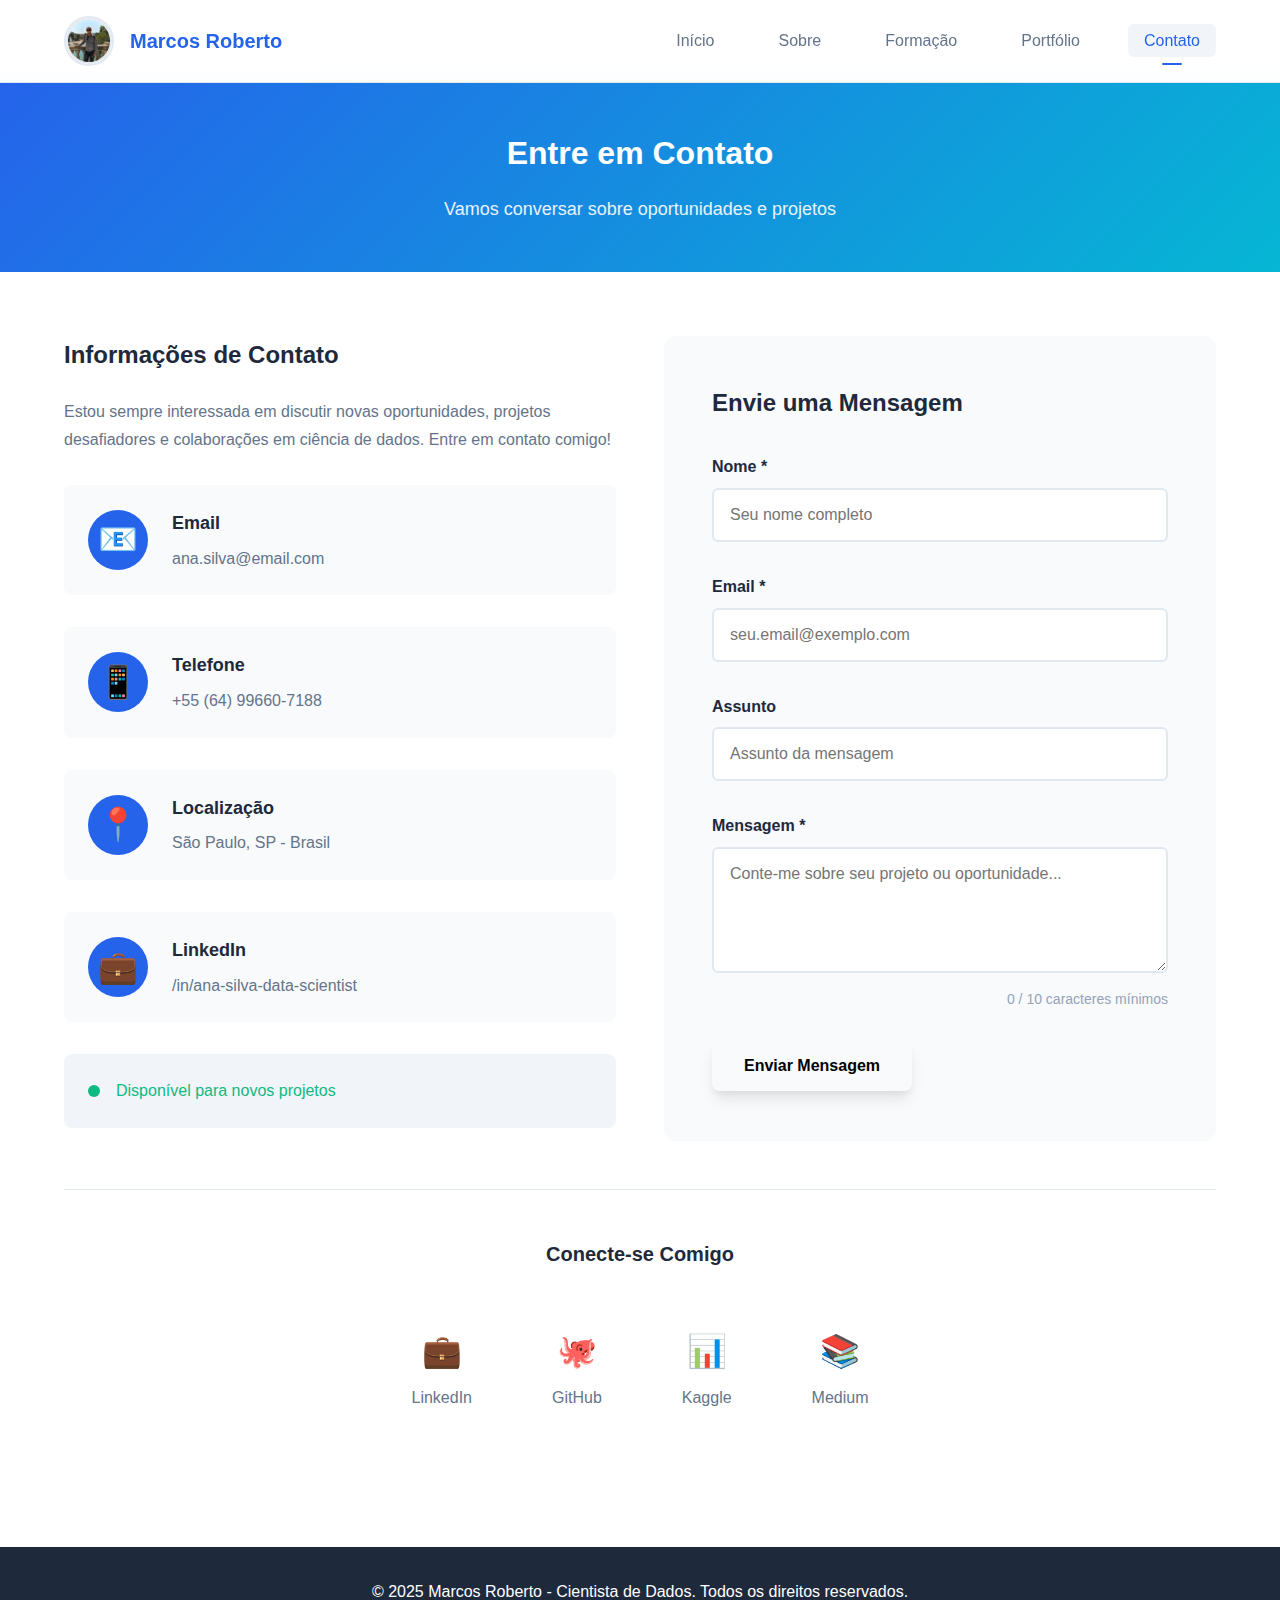
<file: contato.html>
<!DOCTYPE html>
<html lang="pt-br">
<head>
    <meta charset="UTF-8">
    <meta name="viewport" content="width=device-width, initial-scale=1.0">
    <title>Contato - Marcos Roberto</title>
    <link rel="stylesheet" href="style.css">
</head>
<body>
    <header class="header">
        <nav class="navbar">
            <div class="nav-container">
                <div class="nav-logo">
                     <div class="profile-photo-container">
                        <img src=".//eu.jpg" alt="Foto de Marcos Roberto" class="profile-photo">
                    </div>
                    <a href="index.html">Marcos Roberto</a>
                </div>
                
                <div class="nav-toggle" id="mobile-menu">
                    <span class="bar"></span>
                    <span class="bar"></span>
                    <span class="bar"></span>
                </div>
                
                <ul class="nav-menu" id="nav-menu">
                    <li class="nav-item">
                        <a href="index.html" class="nav-link">Início</a>
                    </li>
                    <li class="nav-item">
                        <a href="sobre.html" class="nav-link">Sobre</a>
                    </li>
                    <li class="nav-item">
                        <a href="formacao.html" class="nav-link">Formação</a>
                    </li>
                    <li class="nav-item">
                        <a href="portfolio.html" class="nav-link">Portfólio</a>
                    </li>
                    <li class="nav-item">
                        <a href="contato.html" class="nav-link active">Contato</a>
                    </li>
                </ul>
            </div>
        </nav>
    </header>

    <main class="main">
        <section class="page-header">
            <div class="container">
                <h1 class="page-title">Entre em Contato</h1>
                <p class="page-subtitle">Vamos conversar sobre oportunidades e projetos</p>
            </div>
        </section>

        <section class="contact-content">
            <div class="container">
                <div class="contact-grid">
                    <div class="contact-info">
                        <h2>Informações de Contato</h2>
                        <p>
                            Estou sempre interessada em discutir novas oportunidades, 
                            projetos desafiadores e colaborações em ciência de dados. 
                            Entre em contato comigo!
                        </p>

                        <div class="contact-item">
                            <div class="contact-icon">📧</div>
                            <div class="contact-details">
                                <h3>Email</h3>
                                <p>ana.silva@email.com</p>
                            </div>
                        </div>

                        <div class="contact-item">
                            <div class="contact-icon">📱</div>
                            <div class="contact-details">
                                <h3>Telefone</h3>
                                <p>+55 (64) 99660-7188</p>
                            </div>
                        </div>

                        <div class="contact-item">
                            <div class="contact-icon">📍</div>
                            <div class="contact-details">
                                <h3>Localização</h3>
                                <p>São Paulo, SP - Brasil</p>
                            </div>
                        </div>

                        <div class="contact-item">
                            <div class="contact-icon">💼</div>
                            <div class="contact-details">
                                <h3>LinkedIn</h3>
                                <p>/in/ana-silva-data-scientist</p>
                            </div>
                        </div>

                        <div class="availability-status">
                            <div class="status-indicator available"></div>
                            <span>Disponível para novos projetos</span>
                        </div>
                    </div>

                    <div class="contact-form-container">
                        <form class="contact-form" id="contact-form">
                            <h2>Envie uma Mensagem</h2>
                            
                            <div class="form-group">
                                <label for="name">Nome *</label>
                                <input 
                                    type="text" 
                                    id="name" 
                                    name="name" 
                                    required
                                    placeholder="Seu nome completo"
                                >
                                <span class="error-message" id="name-error"></span>
                            </div>

                            <div class="form-group">
                                <label for="email">Email *</label>
                                <input 
                                    type="email" 
                                    id="email" 
                                    name="email" 
                                    required
                                    placeholder="seu.email@exemplo.com"
                                >
                                <span class="error-message" id="email-error"></span>
                            </div>

                            <div class="form-group">
                                <label for="subject">Assunto</label>
                                <input 
                                    type="text" 
                                    id="subject" 
                                    name="subject"
                                    placeholder="Assunto da mensagem"
                                >
                            </div>

                            <div class="form-group">
                                <label for="message">Mensagem *</label>
                                <textarea 
                                    id="message" 
                                    name="message" 
                                    rows="5" 
                                    required
                                    placeholder="Conte-me sobre seu projeto ou oportunidade..."
                                ></textarea>
                                <span class="error-message" id="message-error"></span>
                                <div class="character-count">
                                    <span id="char-count">0</span> / 10 caracteres mínimos
                                </div>
                            </div>

                            <button type="submit" class="btn btn-primary" id="submit-btn">
                                <span class="btn-text">Enviar Mensagem</span>
                                <span class="btn-loader" style="display: none;">Enviando...</span>
                            </button>

                            <div class="form-success" id="form-success" style="display: none;">
                                <div class="success-icon">✅</div>
                                <p>Mensagem enviada com sucesso! Entrarei em contato em breve.</p>
                            </div>
                        </form>
                    </div>
                </div>

                <div class="social-links">
                    <h3>Conecte-se Comigo</h3>
                    <div class="social-grid">
                        <a href="#" class="social-link">
                            <div class="social-icon">💼</div>
                            <span>LinkedIn</span>
                        </a>
                        <a href="#" class="social-link">
                            <div class="social-icon">🐙</div>
                            <span>GitHub</span>
                        </a>
                        <a href="#" class="social-link">
                            <div class="social-icon">📊</div>
                            <span>Kaggle</span>
                        </a>
                        <a href="#" class="social-link">
                            <div class="social-icon">📚</div>
                            <span>Medium</span>
                        </a>
                    </div>
                </div>
            </div>
        </section>
    </main>

    <footer class="footer">
        <div class="container">
            <p>&copy; 2025 Marcos Roberto - Cientista de Dados. Todos os direitos reservados.</p>
        </div>
    </footer>

    <script src="script.js"></script>
</body>
</html>
</file>
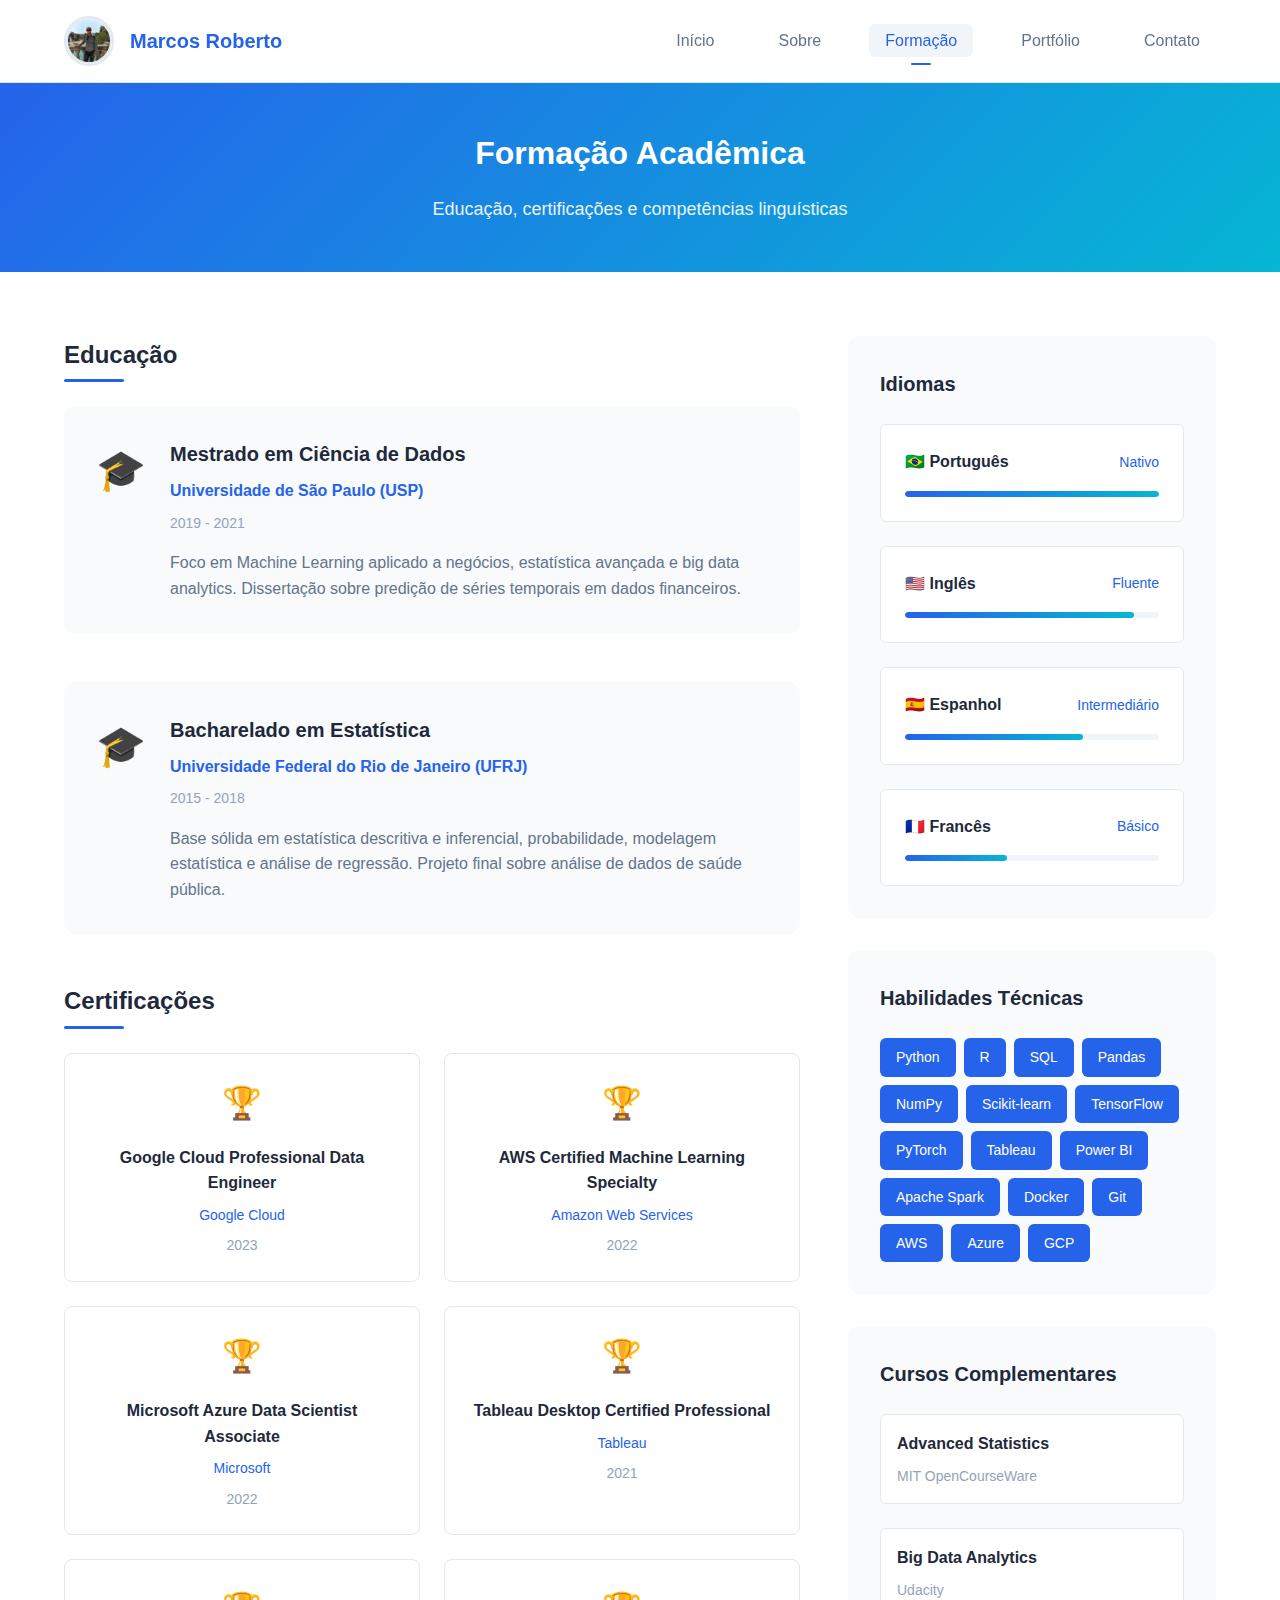
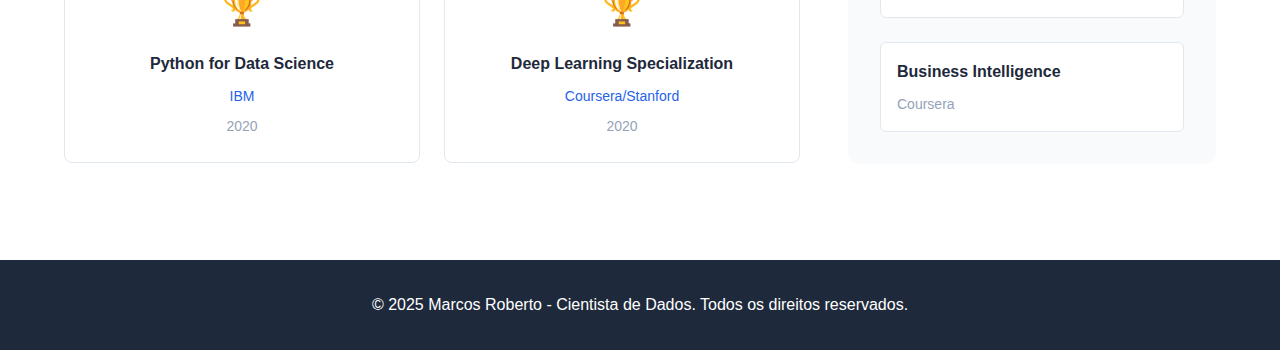
<file: formacao.html>
<!DOCTYPE html>
<html lang="pt-br">
<head>
    <meta charset="UTF-8">
    <meta name="viewport" content="width=device-width, initial-scale=1.0">
    <title>Formação - Marcos Roberto</title>
    <link rel="stylesheet" href="style.css">
</head>
<body>
    <header class="header">
        <nav class="navbar">
            <div class="nav-container">
                <div class="nav-logo">
                     <div class="profile-photo-container">
                        <img src=".//eu.jpg" alt="Foto de Marcos Roberto" class="profile-photo">
                    </div>
                    <a href="index.html">Marcos Roberto</a>
                </div>
                
                <div class="nav-toggle" id="mobile-menu">
                    <span class="bar"></span>
                    <span class="bar"></span>
                    <span class="bar"></span>
                </div>
                
                <ul class="nav-menu" id="nav-menu">
                    <li class="nav-item">
                        <a href="index.html" class="nav-link">Início</a>
                    </li>
                    <li class="nav-item">
                        <a href="sobre.html" class="nav-link">Sobre</a>
                    </li>
                    <li class="nav-item">
                        <a href="formacao.html" class="nav-link active">Formação</a>
                    </li>
                    <li class="nav-item">
                        <a href="portfolio.html" class="nav-link">Portfólio</a>
                    </li>
                    <li class="nav-item">
                        <a href="contato.html" class="nav-link">Contato</a>
                    </li>
                </ul>
            </div>
        </nav>
    </header>

    <main class="main">
        <section class="page-header">
            <div class="container">
                <h1 class="page-title">Formação Acadêmica</h1>
                <p class="page-subtitle">Educação, certificações e competências linguísticas</p>
            </div>
        </section>

        <section class="education-content">
            <div class="container">
                <div class="education-grid">
                    <div class="education-main">
                        <h2>Educação</h2>
                        
                        <div class="education-item">
                            <div class="education-icon">🎓</div>
                            <div class="education-details">
                                <h3>Mestrado em Ciência de Dados</h3>
                                <p class="institution">Universidade de São Paulo (USP)</p>
                                <p class="period">2019 - 2021</p>
                                <p class="description">
                                    Foco em Machine Learning aplicado a negócios, estatística avançada 
                                    e big data analytics. Dissertação sobre predição de séries temporais 
                                    em dados financeiros.
                                </p>
                            </div>
                        </div>

                        <div class="education-item">
                            <div class="education-icon">🎓</div>
                            <div class="education-details">
                                <h3>Bacharelado em Estatística</h3>
                                <p class="institution">Universidade Federal do Rio de Janeiro (UFRJ)</p>
                                <p class="period">2015 - 2018</p>
                                <p class="description">
                                    Base sólida em estatística descritiva e inferencial, probabilidade, 
                                    modelagem estatística e análise de regressão. Projeto final sobre 
                                    análise de dados de saúde pública.
                                </p>
                            </div>
                        </div>

                        <h2>Certificações</h2>
                        
                        <div class="certifications-grid">
                            <div class="cert-card">
                                <div class="cert-icon">🏆</div>
                                <h4>Google Cloud Professional Data Engineer</h4>
                                <p class="cert-issuer">Google Cloud</p>
                                <p class="cert-date">2023</p>
                            </div>

                            <div class="cert-card">
                                <div class="cert-icon">🏆</div>
                                <h4>AWS Certified Machine Learning Specialty</h4>
                                <p class="cert-issuer">Amazon Web Services</p>
                                <p class="cert-date">2022</p>
                            </div>

                            <div class="cert-card">
                                <div class="cert-icon">🏆</div>
                                <h4>Microsoft Azure Data Scientist Associate</h4>
                                <p class="cert-issuer">Microsoft</p>
                                <p class="cert-date">2022</p>
                            </div>

                            <div class="cert-card">
                                <div class="cert-icon">🏆</div>
                                <h4>Tableau Desktop Certified Professional</h4>
                                <p class="cert-issuer">Tableau</p>
                                <p class="cert-date">2021</p>
                            </div>

                            <div class="cert-card">
                                <div class="cert-icon">🏆</div>
                                <h4>Python for Data Science</h4>
                                <p class="cert-issuer">IBM</p>
                                <p class="cert-date">2020</p>
                            </div>

                            <div class="cert-card">
                                <div class="cert-icon">🏆</div>
                                <h4>Deep Learning Specialization</h4>
                                <p class="cert-issuer">Coursera/Stanford</p>
                                <p class="cert-date">2020</p>
                            </div>
                        </div>
                    </div>

                    <div class="education-sidebar">
                        <div class="sidebar-section">
                            <h3>Idiomas</h3>
                            <div class="language-list">
                                <div class="language-item">
                                    <div class="language-header">
                                        <span class="language-name">🇧🇷 Português</span>
                                        <span class="language-level">Nativo</span>
                                    </div>
                                    <div class="language-bar">
                                        <div class="language-progress" style="width: 100%"></div>
                                    </div>
                                </div>

                                <div class="language-item">
                                    <div class="language-header">
                                        <span class="language-name">🇺🇸 Inglês</span>
                                        <span class="language-level">Fluente</span>
                                    </div>
                                    <div class="language-bar">
                                        <div class="language-progress" style="width: 90%"></div>
                                    </div>
                                </div>

                                <div class="language-item">
                                    <div class="language-header">
                                        <span class="language-name">🇪🇸 Espanhol</span>
                                        <span class="language-level">Intermediário</span>
                                    </div>
                                    <div class="language-bar">
                                        <div class="language-progress" style="width: 70%"></div>
                                    </div>
                                </div>

                                <div class="language-item">
                                    <div class="language-header">
                                        <span class="language-name">🇫🇷 Francês</span>
                                        <span class="language-level">Básico</span>
                                    </div>
                                    <div class="language-bar">
                                        <div class="language-progress" style="width: 40%"></div>
                                    </div>
                                </div>
                            </div>
                        </div>

                        <div class="sidebar-section">
                            <h3>Habilidades Técnicas</h3>
                            <div class="tech-skills">
                                <div class="skill-tag">Python</div>
                                <div class="skill-tag">R</div>
                                <div class="skill-tag">SQL</div>
                                <div class="skill-tag">Pandas</div>
                                <div class="skill-tag">NumPy</div>
                                <div class="skill-tag">Scikit-learn</div>
                                <div class="skill-tag">TensorFlow</div>
                                <div class="skill-tag">PyTorch</div>
                                <div class="skill-tag">Tableau</div>
                                <div class="skill-tag">Power BI</div>
                                <div class="skill-tag">Apache Spark</div>
                                <div class="skill-tag">Docker</div>
                                <div class="skill-tag">Git</div>
                                <div class="skill-tag">AWS</div>
                                <div class="skill-tag">Azure</div>
                                <div class="skill-tag">GCP</div>
                            </div>
                        </div>

                        <div class="sidebar-section">
                            <h3>Cursos Complementares</h3>
                            <div class="courses-list">
                                <div class="course-item">
                                    <p><strong>Advanced Statistics</strong></p>
                                    <p class="course-provider">MIT OpenCourseWare</p>
                                </div>
                                <div class="course-item">
                                    <p><strong>Big Data Analytics</strong></p>
                                    <p class="course-provider">Udacity</p>
                                </div>
                                <div class="course-item">
                                    <p><strong>Business Intelligence</strong></p>
                                    <p class="course-provider">Coursera</p>
                                </div>
                            </div>
                        </div>
                    </div>
                </div>
            </div>
        </section>
    </main>

    <footer class="footer">
        <div class="container">
            <p>&copy; 2025 Marcos Roberto - Cientista de Dados. Todos os direitos reservados.</p>
        </div>
    </footer>

    <script src="script.js"></script>
</body>
</html>
</file>
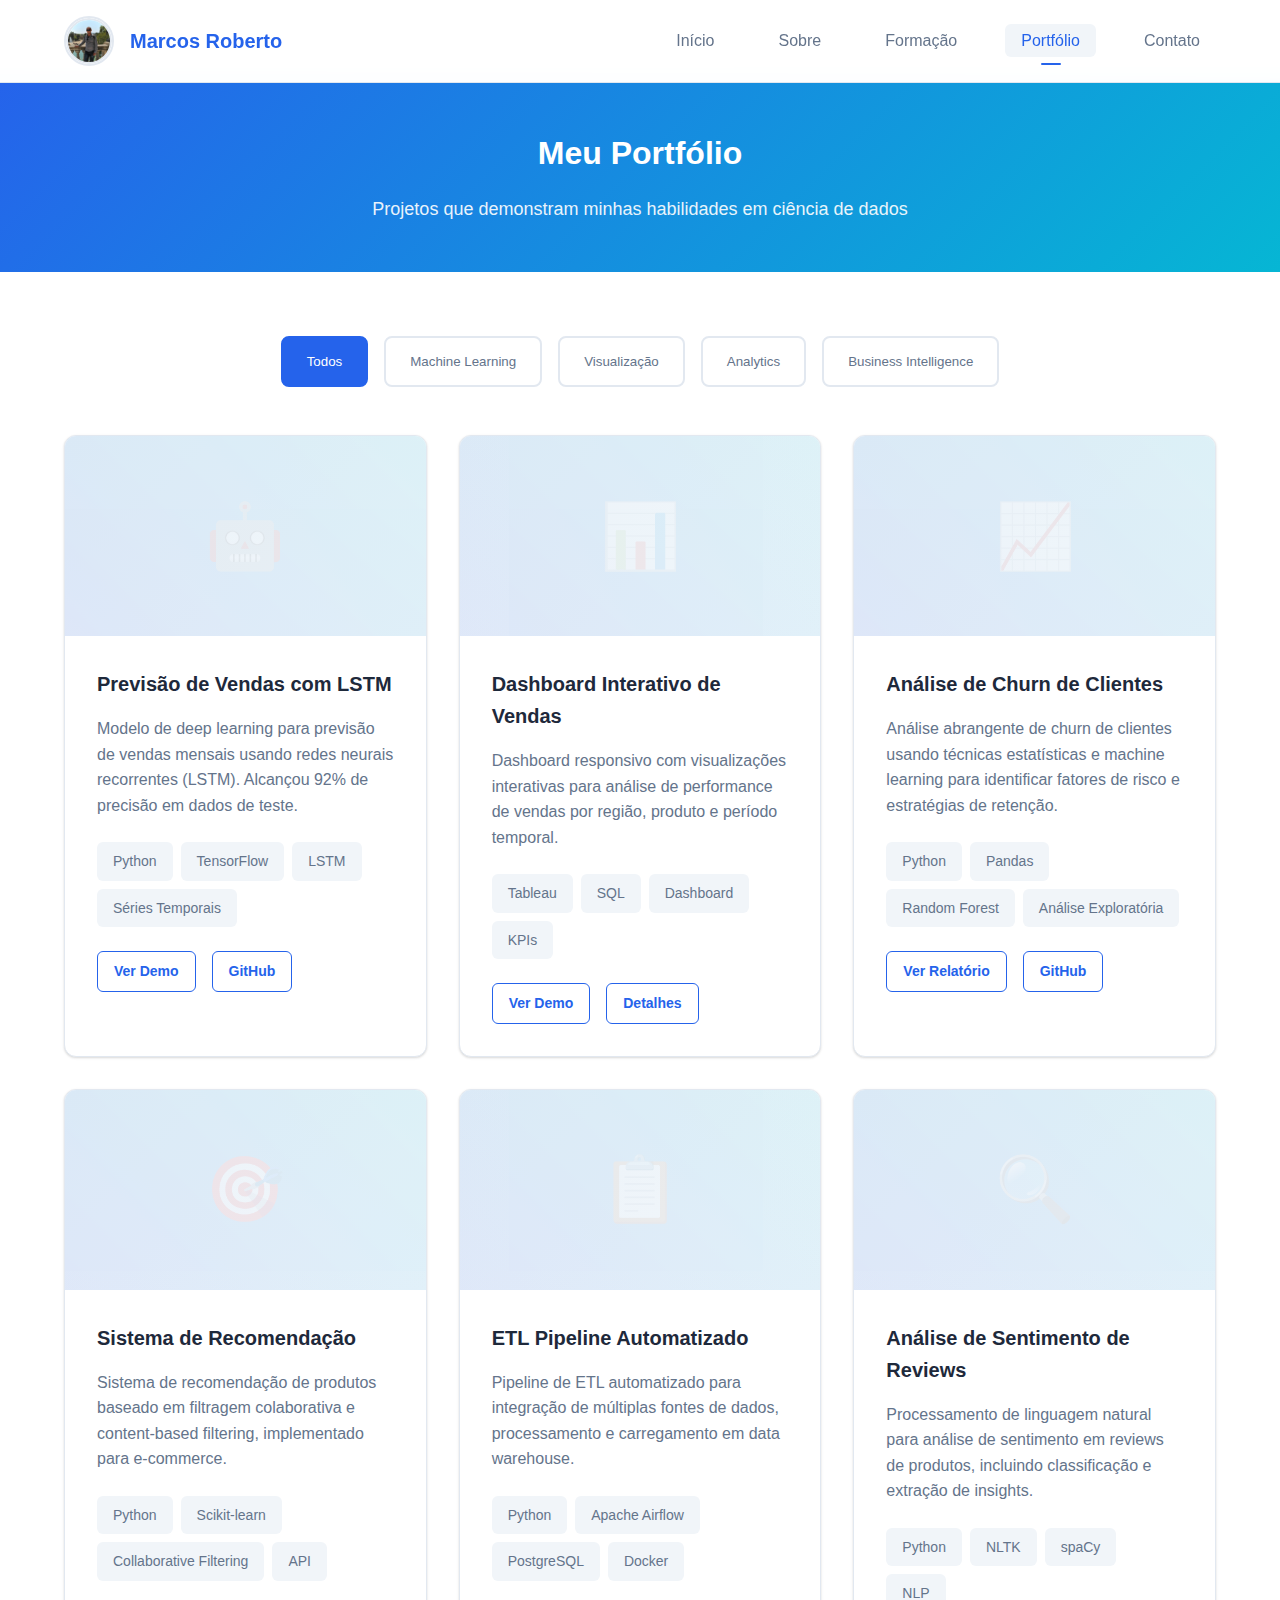
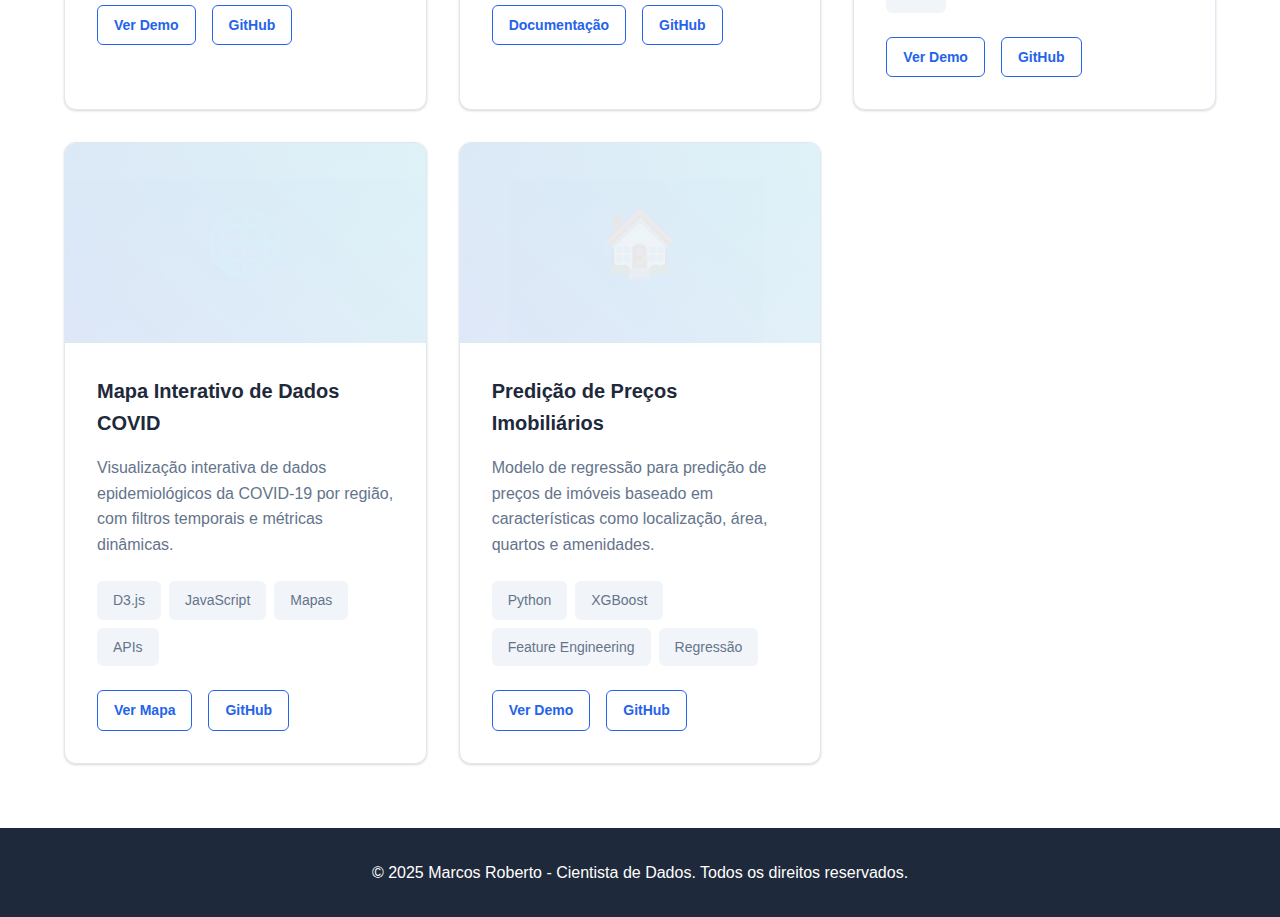
<file: portfolio.html>
<!DOCTYPE html>
<html lang="pt-br">
<head>
    <meta charset="UTF-8">
    <meta name="viewport" content="width=device-width, initial-scale=1.0">
    <title>Portfólio - Marcos Roberto</title>
    <link rel="stylesheet" href="style.css">
</head>
<body>
    <header class="header">
        <nav class="navbar">
                
            <div class="nav-container">
                <div class="nav-logo">
                    <div class="profile-photo-container">
                        <img src=".//eu.jpg" alt="Foto de Marcos Roberto" class="profile-photo">
                    </div>
                    <a href="index.html" class="profile-name">Marcos Roberto</a>
                </div>
                
                <div class="nav-toggle" id="mobile-menu">
                    <span class="bar"></span>
                    <span class="bar"></span>
                    <span class="bar"></span>
                </div>
                
                <ul class="nav-menu" id="nav-menu">
                    <li class="nav-item">
                        <a href="index.html" class="nav-link">Início</a>
                    </li>
                    <li class="nav-item">
                        <a href="sobre.html" class="nav-link">Sobre</a>
                    </li>
                    <li class="nav-item">
                        <a href="formacao.html" class="nav-link">Formação</a>
                    </li>
                    <li class="nav-item">
                        <a href="portfolio.html" class="nav-link active">Portfólio</a>
                    </li>
                    <li class="nav-item">
                        <a href="contato.html" class="nav-link">Contato</a>
                    </li>
                </ul>
            </div>
        </nav>
    </header>

    <main class="main">
        <section class="page-header">
            <div class="container">
                <h1 class="page-title">Meu Portfólio</h1>
                <p class="page-subtitle">Projetos que demonstram minhas habilidades em ciência de dados</p>
            </div>
        </section>

        <section class="portfolio-content">
            <div class="container">
                <!-- Filtros de projetos -->
                <div class="portfolio-filters">
                    <button class="filter-btn active" data-filter="all">Todos</button>
                    <button class="filter-btn" data-filter="ml">Machine Learning</button>
                    <button class="filter-btn" data-filter="viz">Visualização</button>
                    <button class="filter-btn" data-filter="analytics">Analytics</button>
                    <button class="filter-btn" data-filter="bi">Business Intelligence</button>
                </div>

                <!-- Grid de projetos -->
                <div class="portfolio-grid">
                    <div class="project-card" data-category="ml">
                        <div class="project-image">
                            <div class="project-placeholder">
                                <div class="project-icon">🤖</div>
                            </div>
                        </div>
                        <div class="project-content">
                            <h3 class="project-title">Previsão de Vendas com LSTM</h3>
                            <p class="project-description">
                                Modelo de deep learning para previsão de vendas mensais usando redes neurais 
                                recorrentes (LSTM). Alcançou 92% de precisão em dados de teste.
                            </p>
                            <div class="project-tags">
                                <span class="tag">Python</span>
                                <span class="tag">TensorFlow</span>
                                <span class="tag">LSTM</span>
                                <span class="tag">Séries Temporais</span>
                            </div>
                            <div class="project-links">
                                <a href="#" class="project-link">Ver Demo</a>
                                <a href="#" class="project-link">GitHub</a>
                            </div>
                        </div>
                    </div>

                    <div class="project-card" data-category="viz">
                        <div class="project-image">
                            <div class="project-placeholder">
                                <div class="project-icon">📊</div>
                            </div>
                        </div>
                        <div class="project-content">
                            <h3 class="project-title">Dashboard Interativo de Vendas</h3>
                            <p class="project-description">
                                Dashboard responsivo com visualizações interativas para análise de performance 
                                de vendas por região, produto e período temporal.
                            </p>
                            <div class="project-tags">
                                <span class="tag">Tableau</span>
                                <span class="tag">SQL</span>
                                <span class="tag">Dashboard</span>
                                <span class="tag">KPIs</span>
                            </div>
                            <div class="project-links">
                                <a href="#" class="project-link">Ver Demo</a>
                                <a href="#" class="project-link">Detalhes</a>
                            </div>
                        </div>
                    </div>

                    <div class="project-card" data-category="analytics">
                        <div class="project-image">
                            <div class="project-placeholder">
                                <div class="project-icon">📈</div>
                            </div>
                        </div>
                        <div class="project-content">
                            <h3 class="project-title">Análise de Churn de Clientes</h3>
                            <p class="project-description">
                                Análise abrangente de churn de clientes usando técnicas estatísticas e 
                                machine learning para identificar fatores de risco e estratégias de retenção.
                            </p>
                            <div class="project-tags">
                                <span class="tag">Python</span>
                                <span class="tag">Pandas</span>
                                <span class="tag">Random Forest</span>
                                <span class="tag">Análise Exploratória</span>
                            </div>
                            <div class="project-links">
                                <a href="#" class="project-link">Ver Relatório</a>
                                <a href="#" class="project-link">GitHub</a>
                            </div>
                        </div>
                    </div>

                    <div class="project-card" data-category="ml">
                        <div class="project-image">
                            <div class="project-placeholder">
                                <div class="project-icon">🎯</div>
                            </div>
                        </div>
                        <div class="project-content">
                            <h3 class="project-title">Sistema de Recomendação</h3>
                            <p class="project-description">
                                Sistema de recomendação de produtos baseado em filtragem colaborativa 
                                e content-based filtering, implementado para e-commerce.
                            </p>
                            <div class="project-tags">
                                <span class="tag">Python</span>
                                <span class="tag">Scikit-learn</span>
                                <span class="tag">Collaborative Filtering</span>
                                <span class="tag">API</span>
                            </div>
                            <div class="project-links">
                                <a href="#" class="project-link">Ver Demo</a>
                                <a href="#" class="project-link">GitHub</a>
                            </div>
                        </div>
                    </div>

                    <div class="project-card" data-category="bi">
                        <div class="project-image">
                            <div class="project-placeholder">
                                <div class="project-icon">📋</div>
                            </div>
                        </div>
                        <div class="project-content">
                            <h3 class="project-title">ETL Pipeline Automatizado</h3>
                            <p class="project-description">
                                Pipeline de ETL automatizado para integração de múltiplas fontes de dados, 
                                processamento e carregamento em data warehouse.
                            </p>
                            <div class="project-tags">
                                <span class="tag">Python</span>
                                <span class="tag">Apache Airflow</span>
                                <span class="tag">PostgreSQL</span>
                                <span class="tag">Docker</span>
                            </div>
                            <div class="project-links">
                                <a href="#" class="project-link">Documentação</a>
                                <a href="#" class="project-link">GitHub</a>
                            </div>
                        </div>
                    </div>

                    <div class="project-card" data-category="analytics">
                        <div class="project-image">
                            <div class="project-placeholder">
                                <div class="project-icon">🔍</div>
                            </div>
                        </div>
                        <div class="project-content">
                            <h3 class="project-title">Análise de Sentimento de Reviews</h3>
                            <p class="project-description">
                                Processamento de linguagem natural para análise de sentimento em reviews 
                                de produtos, incluindo classificação e extração de insights.
                            </p>
                            <div class="project-tags">
                                <span class="tag">Python</span>
                                <span class="tag">NLTK</span>
                                <span class="tag">spaCy</span>
                                <span class="tag">NLP</span>
                            </div>
                            <div class="project-links">
                                <a href="#" class="project-link">Ver Demo</a>
                                <a href="#" class="project-link">GitHub</a>
                            </div>
                        </div>
                    </div>

                    <div class="project-card" data-category="viz">
                        <div class="project-image">
                            <div class="project-placeholder">
                                <div class="project-icon">🌐</div>
                            </div>
                        </div>
                        <div class="project-content">
                            <h3 class="project-title">Mapa Interativo de Dados COVID</h3>
                            <p class="project-description">
                                Visualização interativa de dados epidemiológicos da COVID-19 por região, 
                                com filtros temporais e métricas dinâmicas.
                            </p>
                            <div class="project-tags">
                                <span class="tag">D3.js</span>
                                <span class="tag">JavaScript</span>
                                <span class="tag">Mapas</span>
                                <span class="tag">APIs</span>
                            </div>
                            <div class="project-links">
                                <a href="#" class="project-link">Ver Mapa</a>
                                <a href="#" class="project-link">GitHub</a>
                            </div>
                        </div>
                    </div>

                    <div class="project-card" data-category="ml">
                        <div class="project-image">
                            <div class="project-placeholder">
                                <div class="project-icon">🏠</div>
                            </div>
                        </div>
                        <div class="project-content">
                            <h3 class="project-title">Predição de Preços Imobiliários</h3>
                            <p class="project-description">
                                Modelo de regressão para predição de preços de imóveis baseado em 
                                características como localização, área, quartos e amenidades.
                            </p>
                            <div class="project-tags">
                                <span class="tag">Python</span>
                                <span class="tag">XGBoost</span>
                                <span class="tag">Feature Engineering</span>
                                <span class="tag">Regressão</span>
                            </div>
                            <div class="project-links">
                                <a href="#" class="project-link">Ver Demo</a>
                                <a href="#" class="project-link">GitHub</a>
                            </div>
                        </div>
                    </div>
                </div>
            </div>
        </section>
    </main>

    <footer class="footer">
        <div class="container">
            <p>&copy; 2025 Marcos Roberto - Cientista de Dados. Todos os direitos reservados.</p>
        </div>
    </footer>

    <script src="script.js"></script>
</body>
</html>
</file>
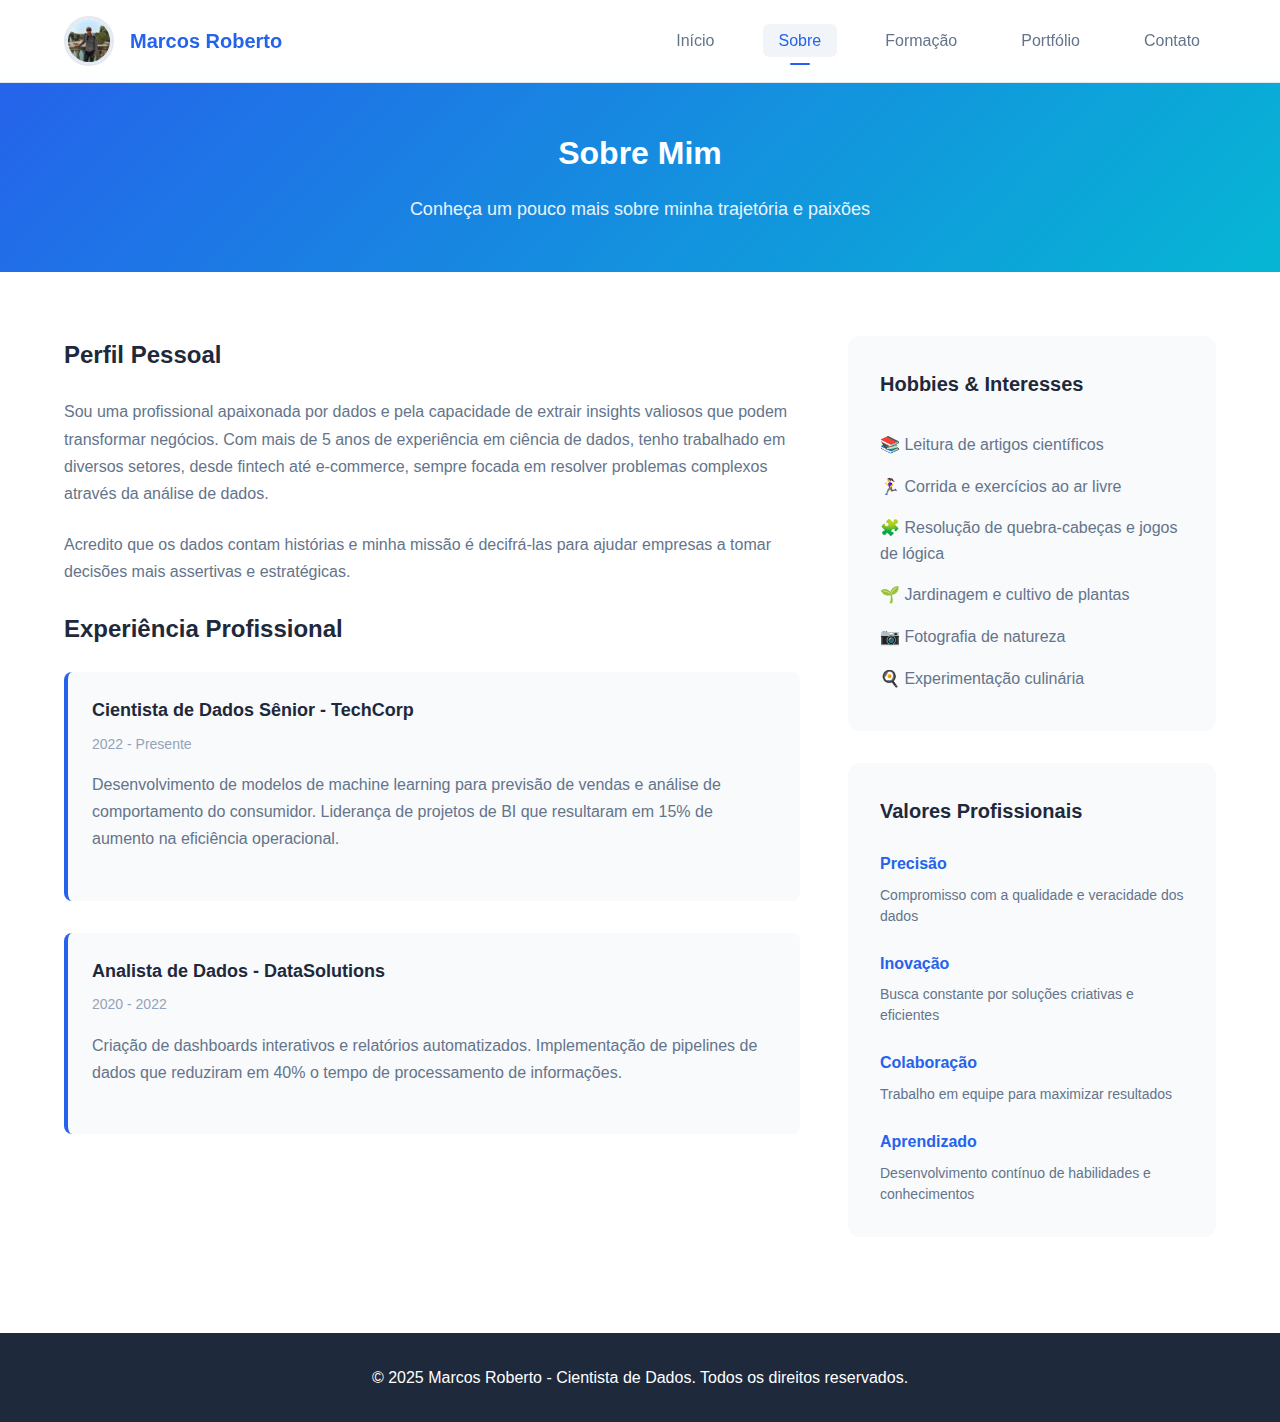
<file: sobre.html>
<!DOCTYPE html>
<html lang="pt-br">
<head>
    <meta charset="UTF-8">
    <meta name="viewport" content="width=device-width, initial-scale=1.0">
    <title>Sobre - Marcos Roberto</title>
    <link rel="stylesheet" href="style.css">
</head>
<body>
    <!-- Header com navegação -->
    <header class="header">
        <nav class="navbar">
            <div class="nav-container">
                <div class="nav-logo">
                     <div class="profile-photo-container">
                        <img src=".//eu.jpg" alt="Foto de Marcos Roberto" class="profile-photo">
                    </div>
                    
                    <a href="index.html">Marcos Roberto</a>
                </div>
                
                <div class="nav-toggle" id="mobile-menu">
                    <span class="bar"></span>
                    <span class="bar"></span>
                    <span class="bar"></span>
                </div>
                
                <ul class="nav-menu" id="nav-menu">
                    <li class="nav-item">
                        <a href="index.html" class="nav-link">Início</a>
                    </li>
                    <li class="nav-item">
                        <a href="sobre.html" class="nav-link active">Sobre</a>
                    </li>
                    <li class="nav-item">
                        <a href="formacao.html" class="nav-link">Formação</a>
                    </li>
                    <li class="nav-item">
                        <a href="portfolio.html" class="nav-link">Portfólio</a>
                    </li>
                    <li class="nav-item">
                        <a href="contato.html" class="nav-link">Contato</a>
                    </li>
                </ul>
            </div>
        </nav>
    </header>

    <main class="main">
        <section class="page-header">
            <div class="container">
                <h1 class="page-title">Sobre Mim</h1>
                <p class="page-subtitle">Conheça um pouco mais sobre minha trajetória e paixões</p>
            </div>
        </section>

        <section class="about-content">
            <div class="container">
                <div class="about-grid">
                    <div class="about-text">
                        <h2>Perfil Pessoal</h2>
                        <p>
                            Sou uma profissional apaixonada por dados e pela capacidade de extrair insights 
                            valiosos que podem transformar negócios. Com mais de 5 anos de experiência em 
                            ciência de dados, tenho trabalhado em diversos setores, desde fintech até 
                            e-commerce, sempre focada em resolver problemas complexos através da análise de dados.
                        </p>
                        <p>
                            Acredito que os dados contam histórias e minha missão é decifrá-las para 
                            ajudar empresas a tomar decisões mais assertivas e estratégicas.
                        </p>

                        <h2>Experiência Profissional</h2>
                        <div class="experience-item">
                            <h3>Cientista de Dados Sênior - TechCorp</h3>
                            <span class="period">2022 - Presente</span>
                            <p>
                                Desenvolvimento de modelos de machine learning para previsão de vendas 
                                e análise de comportamento do consumidor. Liderança de projetos de BI 
                                que resultaram em 15% de aumento na eficiência operacional.
                            </p>
                        </div>

                        <div class="experience-item">
                            <h3>Analista de Dados - DataSolutions</h3>
                            <span class="period">2020 - 2022</span>
                            <p>
                                Criação de dashboards interativos e relatórios automatizados. 
                                Implementação de pipelines de dados que reduziram em 40% o tempo 
                                de processamento de informações.
                            </p>
                        </div>
                    </div>

                    <div class="about-sidebar">
                        <div class="sidebar-section">
                            <h3>Hobbies & Interesses</h3>
                            <ul class="hobby-list">
                                <li>📚 Leitura de artigos científicos</li>
                                <li>🏃‍♀️ Corrida e exercícios ao ar livre</li>
                                <li>🧩 Resolução de quebra-cabeças e jogos de lógica</li>
                                <li>🌱 Jardinagem e cultivo de plantas</li>
                                <li>📷 Fotografia de natureza</li>
                                <li>🍳 Experimentação culinária</li>
                            </ul>
                        </div>

                        <div class="sidebar-section">
                            <h3>Valores Profissionais</h3>
                            <div class="values-list">
                                <div class="value-item">
                                    <strong>Precisão</strong>
                                    <p>Compromisso com a qualidade e veracidade dos dados</p>
                                </div>
                                <div class="value-item">
                                    <strong>Inovação</strong>
                                    <p>Busca constante por soluções criativas e eficientes</p>
                                </div>
                                <div class="value-item">
                                    <strong>Colaboração</strong>
                                    <p>Trabalho em equipe para maximizar resultados</p>
                                </div>
                                <div class="value-item">
                                    <strong>Aprendizado</strong>
                                    <p>Desenvolvimento contínuo de habilidades e conhecimentos</p>
                                </div>
                            </div>
                        </div>
                    </div>
                </div>
            </div>
        </section>
    </main>

    <footer class="footer">
        <div class="container">
            <p>&copy; 2025 Marcos Roberto - Cientista de Dados. Todos os direitos reservados.</p>
        </div>
    </footer>

    <script src="script.js"></script>
</body>
</html>
</file>
<file: style.css>
/* Reset e configurações base */
* {
    margin: 0;
    padding: 0;
    box-sizing: border-box;
}

:root {
    /* Paleta de cores moderna */
    --primary-color: #2563eb;
    --primary-hover: #1d4ed8;
    --secondary-color: #64748b;
    --accent-color: #06b6d4;
    --success-color: #10b981;
    --warning-color: #f59e0b;
    --error-color: #ef4444;
    
    /* Cores neutras */
    --text-primary: #1e293b;
    --text-secondary: #64748b;
    --text-light: #94a3b8;
    --bg-primary: #ffffff;
    --bg-secondary: #f8fafc;
    --bg-accent: #f1f5f9;
    --border-color: #e2e8f0;
    
    /* Espaçamentos */
    --space-xs: 0.5rem;
    --space-sm: 1rem;
    --space-md: 1.5rem;
    --space-lg: 2rem;
    --space-xl: 3rem;
    --space-xxl: 4rem;
    
    /* Tipografia */
    --font-family: 'Segoe UI', Tahoma, Geneva, Verdana, sans-serif;
    --font-size-sm: 0.875rem;
    --font-size-base: 1rem;
    --font-size-lg: 1.125rem;
    --font-size-xl: 1.25rem;
    --font-size-2xl: 1.5rem;
    --font-size-3xl: 2rem;
    --font-size-4xl: 2.5rem;
    
    /* Sombras */
    --shadow-sm: 0 1px 3px 0 rgba(0, 0, 0, 0.1), 0 1px 2px 0 rgba(0, 0, 0, 0.06);
    --shadow-md: 0 4px 6px -1px rgba(0, 0, 0, 0.1), 0 2px 4px -1px rgba(0, 0, 0, 0.06);
    --shadow-lg: 0 10px 15px -3px rgba(0, 0, 0, 0.1), 0 4px 6px -2px rgba(0, 0, 0, 0.05);
    --shadow-xl: 0 20px 25px -5px rgba(0, 0, 0, 0.1), 0 10px 10px -5px rgba(0, 0, 0, 0.04);
    
    /* Bordas */
    --border-radius: 0.375rem;
    --border-radius-lg: 0.5rem;
    --border-radius-xl: 0.75rem;
}

/* Estilos base */
html {
    scroll-behavior: smooth;
}

body {
    font-family: var(--font-family);
    line-height: 1.6;
    color: var(--text-primary);
    background-color: var(--bg-primary);
    font-size: var(--font-size-base);
}

/* Utilitários */
.container {
    max-width: 1200px;
    margin: 0 auto;
    padding: 0 var(--space-md);
}

.highlight {
    background: linear-gradient(120deg, var(--accent-color) 0%, var(--primary-color) 100%);
    -webkit-background-clip: text;
    -webkit-text-fill-color: transparent;
    background-clip: text;
}

/* Header e Navegação */
.header {
    position: fixed;
    top: 0;
    width: 100%;
    background-color: rgba(255, 255, 255, 0.95);
    backdrop-filter: blur(10px);
    z-index: 1000;
    border-bottom: 1px solid var(--border-color);
}

.navbar {
    padding: var(--space-sm) 0;
}

.nav-container {
    display: flex;
    justify-content: space-between;
    align-items: center;
    max-width: 1200px;
    margin: 0 auto;
    padding: 0 var(--space-md);
}

.nav-logo {
    display: flex;
    align-items: center;
    gap: var(--space-sm);
}

.profile-photo {
    width: 80px; /* Ajustar para 80px */
    height: 80px; /* Ajustar para 80px */
    border-radius: 50%; /* Manter a borda circular */
    border: 2px solid var(--border-color); /* Adicionar borda se necessário */
}

.profile-photo-container {
    width: 50px;
    height: 50px;
    border-radius: 50%;
    overflow: hidden;
    border: 2px solid var(--border-color);
    flex-shrink: 0;
}

.profile-photo {
    width: 100%;
    height: 100%;
    object-fit: cover;
}

.nav-logo a {
    font-size: var(--font-size-xl);
    font-weight: 700;
    color: var(--primary-color);
    text-decoration: none;
    transition: color 0.3s ease;
}

.nav-logo a:hover {
    color: var(--primary-hover);
}

.nav-menu {
    display: flex;
    list-style: none;
    gap: var(--space-lg);
}

.nav-link {
    color: var(--text-secondary);
    text-decoration: none;
    font-weight: 500;
    padding: var(--space-xs) var(--space-sm);
    border-radius: var(--border-radius);
    transition: all 0.3s ease;
    position: relative;
}

.nav-link:hover {
    color: var(--primary-color);
    background-color: var(--bg-accent);
}

.nav-link.active {
    color: var(--primary-color);
    background-color: var(--bg-accent);
}

.nav-link.active::after {
    content: '';
    position: absolute;
    bottom: -8px;
    left: 50%;
    transform: translateX(-50%);
    width: 20px;
    height: 2px;
    background-color: var(--primary-color);
    border-radius: 1px;
}

/* Menu hambúrguer */
.nav-toggle {
    display: none;
    flex-direction: column;
    cursor: pointer;
    padding: var(--space-xs);
}

.bar {
    width: 25px;
    height: 3px;
    background-color: var(--text-primary);
    margin: 3px 0;
    transition: 0.3s;
}

/* Main content */
.main {
    margin-top: 80px;
    min-height: calc(100vh - 160px);
}

/* Hero Section */
.hero {
    padding: var(--space-xxl) 0;
    background: linear-gradient(135deg, var(--bg-secondary) 0%, var(--bg-primary) 100%);
}

.hero-content {
    display: grid;
    grid-template-columns: 1fr 1fr;
    gap: var(--space-xl);
    align-items: center;
    max-width: 1200px;
    margin: 0 auto;
    padding: 0 var(--space-md);
}

.hero-title {
    font-size: var(--font-size-4xl);
    font-weight: 700;
    margin-bottom: var(--space-sm);
    line-height: 1.2;
}

.hero-subtitle {
    font-size: var(--font-size-2xl);
    color: var(--text-secondary);
    margin-bottom: var(--space-md);
    font-weight: 600;
}

.hero-description {
    font-size: var(--font-size-lg);
    color: var(--text-secondary);
    margin-bottom: var(--space-lg);
    line-height: 1.7;
}

.hero-buttons {
    display: flex;
    gap: var(--space-md);
    flex-wrap: wrap;
    
}

.hero-image {
    display: flex;
    justify-content: center;
    align-items: center;
}

.image-placeholder {
    width: 300px;
    height: 300px;
    background: linear-gradient(45deg, var(--primary-color), var(--accent-color));
    border-radius: 50%;
    display: flex;
    align-items: center;
    justify-content: center;
    position: relative;
    overflow: hidden;
}

.data-visualization {
    display: flex;
    align-items: end;
    gap: 8px;
    height: 100px;
}

.chart-bar {
    width: 20px;
    background: rgba(255, 255, 255, 0.8);
    border-radius: 4px 4px 0 0;
    animation: chartGrow 2s ease-in-out infinite alternate;
}

@keyframes chartGrow {
    0% { height: 20%; }
    100% { height: var(--height, 50%); }
}

/* Botões */
.btn {
    display: inline-flex;
    align-items: center;
    justify-content: center;
    padding: var(--space-sm) var(--space-lg);
    border: none;
    border-radius: var(--border-radius-lg);
    font-size: var(--font-size-base);
    font-weight: 600;
    text-decoration: none;
    cursor: pointer;
    transition: all 0.3s ease;
    position: relative;
    overflow: hidden;

}

.btn-primary {
   background-color: transparent;
    transform:translateY(-2px);
        box-shadow: var(--shadow-lg);
        
}

.btn-primary:hover {
   background-color: var(--primary-color);
    color: white;
}
.btn-secondary:hover {
  background-color: var(--primary-color);
    color: white;
}

.btn-secondary {
    background-color: transparent;
    transform:translateY(-2px);
        box-shadow: var(--shadow-lg);
      
}
.btn-primary {
    background-color: transparent;
    transform:translateY(-2px);
        box-shadow: var(--shadow-lg);
}



/* Seções gerais */
.skills-preview {
    padding: var(--space-xxl) 0;
    background-color: var(--bg-secondary);
}

.section-title {
    font-size: var(--font-size-3xl);
    font-weight: 700;
    text-align: center;
    margin-bottom: var(--space-xl);
    color: var(--text-primary);
}

.skills-grid {
    display: grid;
    grid-template-columns: repeat(auto-fit, minmax(250px, 1fr));
    gap: var(--space-lg);
    max-width: 1000px;
    margin: 0 auto;
}

.skill-card {
    background-color: var(--bg-primary);
    padding: var(--space-lg);
    border-radius: var(--border-radius-xl);
    text-align: center;
    box-shadow: var(--shadow-sm);
    transition: all 0.3s ease;
    border: 1px solid var(--border-color);
}

.skill-card:hover {
    transform: translateY(-4px);
    box-shadow: var(--shadow-lg);
    border-color: var(--primary-color);
}

.skill-icon {
    font-size: 3rem;
    margin-bottom: var(--space-md);
}

.skill-card h3 {
    font-size: var(--font-size-xl);
    font-weight: 600;
    margin-bottom: var(--space-sm);
    color: var(--text-primary);
}

.skill-card p {
    color: var(--text-secondary);
    line-height: 1.6;
}

/* Page headers */
.page-header {
    padding: var(--space-xl) 0;
    background: linear-gradient(135deg, var(--primary-color) 0%, var(--accent-color) 100%);
    color: white;
    text-align: center;
}

.page-title {
    font-size: var(--font-size-3xl);
    font-weight: 700;
    margin-bottom: var(--space-sm);
}

.page-subtitle {
    font-size: var(--font-size-lg);
    opacity: 0.9;
}

/* About page styles */
.about-content {
    padding: var(--space-xxl) 0;
}

.about-grid {
    display: grid;
    grid-template-columns: 2fr 1fr;
    gap: var(--space-xl);
    align-items: start;
}

.about-text h2 {
    font-size: var(--font-size-2xl);
    font-weight: 600;
    margin-bottom: var(--space-md);
    color: var(--text-primary);
}

.about-text p {
    margin-bottom: var(--space-md);
    line-height: 1.7;
    color: var(--text-secondary);
}

.experience-item {
    margin-bottom: var(--space-lg);
    padding: var(--space-md);
    background-color: var(--bg-secondary);
    border-radius: var(--border-radius-lg);
    border-left: 4px solid var(--primary-color);
}

.experience-item h3 {
    font-size: var(--font-size-lg);
    font-weight: 600;
    color: var(--text-primary);
    margin-bottom: var(--space-xs);
}

.period {
    font-size: var(--font-size-sm);
    color: var(--primary-color);
    font-weight: 600;
    display: block;
    margin-bottom: var(--space-sm);
}

.sidebar-section {
    background-color: var(--bg-secondary);
    padding: var(--space-lg);
    border-radius: var(--border-radius-xl);
    margin-bottom: var(--space-lg);
}

.sidebar-section h3 {
    font-size: var(--font-size-xl);
    font-weight: 600;
    margin-bottom: var(--space-md);
    color: var(--text-primary);
}

.hobby-list {
    list-style: none;
}

.hobby-list li {
    padding: var(--space-xs) 0;
    color: var(--text-secondary);
}

.values-list {
    display: flex;
    flex-direction: column;
    gap: var(--space-md);
}

.value-item strong {
    color: var(--primary-color);
    font-weight: 600;
    display: block;
    margin-bottom: var(--space-xs);
}

.value-item p {
    font-size: var(--font-size-sm);
    color: var(--text-secondary);
    line-height: 1.5;
}

/* Education page styles */
.education-content {
    padding: var(--space-xxl) 0;
}

.education-grid {
    display: grid;
    grid-template-columns: 2fr 1fr;
    gap: var(--space-xl);
}

.education-main h2 {
    font-size: var(--font-size-2xl);
    font-weight: 600;
    margin-bottom: var(--space-lg);
    color: var(--text-primary);
    position: relative;
}

.education-main h2::after {
    content: '';
    position: absolute;
    bottom: -8px;
    left: 0;
    width: 60px;
    height: 3px;
    background-color: var(--primary-color);
    border-radius: 2px;
}

.education-item {
    display: flex;
    gap: var(--space-md);
    margin-bottom: var(--space-xl);
    padding: var(--space-lg);
    background-color: var(--bg-secondary);
    border-radius: var(--border-radius-xl);
    transition: all 0.3s ease;
}

.education-item:hover {
    box-shadow: var(--shadow-md);
    transform: translateY(-2px);
}

.education-icon {
    font-size: 2.5rem;
    flex-shrink: 0;
}

.education-details h3 {
    font-size: var(--font-size-xl);
    font-weight: 600;
    color: var(--text-primary);
    margin-bottom: var(--space-xs);
}

.institution {
    font-weight: 600;
    color: var(--primary-color);
    margin-bottom: var(--space-xs);
}

.period {
    font-size: var(--font-size-sm);
    color: var(--text-light);
    font-weight: 500;
}

.description {
    margin-top: var(--space-sm);
    color: var(--text-secondary);
    line-height: 1.6;
}

.certifications-grid {
    display: grid;
    grid-template-columns: repeat(auto-fit, minmax(280px, 1fr));
    gap: var(--space-md);
    margin-top: var(--space-lg);
}

.cert-card {
    background-color: var(--bg-primary);
    border: 1px solid var(--border-color);
    border-radius: var(--border-radius-lg);
    padding: var(--space-md);
    text-align: center;
    transition: all 0.3s ease;
}

.cert-card:hover {
    border-color: var(--primary-color);
    box-shadow: var(--shadow-md);
    transform: translateY(-2px);
}

.cert-icon {
    font-size: 2rem;
    margin-bottom: var(--space-sm);
}

.cert-card h4 {
    font-size: var(--font-size-base);
    font-weight: 600;
    color: var(--text-primary);
    margin-bottom: var(--space-xs);
}

.cert-issuer {
    color: var(--primary-color);
    font-weight: 500;
    font-size: var(--font-size-sm);
    margin-bottom: var(--space-xs);
}

.cert-date {
    color: var(--text-light);
    font-size: var(--font-size-sm);
}

/* Language skills */
.language-list {
    display: flex;
    flex-direction: column;
    gap: var(--space-md);
}

.language-item {
    background-color: var(--bg-primary);
    padding: var(--space-md);
    border-radius: var(--border-radius);
    border: 1px solid var(--border-color);
}

.language-header {
    display: flex;
    justify-content: space-between;
    align-items: center;
    margin-bottom: var(--space-sm);
}

.language-name {
    font-weight: 600;
    color: var(--text-primary);
}

.language-level {
    font-size: var(--font-size-sm);
    color: var(--primary-color);
    font-weight: 500;
}

.language-bar {
    height: 6px;
    background-color: var(--bg-accent);
    border-radius: 3px;
    overflow: hidden;
}

.language-progress {
    height: 100%;
    background: linear-gradient(90deg, var(--primary-color), var(--accent-color));
    border-radius: 3px;
    transition: width 0.3s ease;
}

/* Tech skills */
.tech-skills {
    display: flex;
    flex-wrap: wrap;
    gap: var(--space-xs);
}

.skill-tag {
    background-color: var(--primary-color);
    color: white;
    padding: var(--space-xs) var(--space-sm);
    border-radius: var(--border-radius);
    font-size: var(--font-size-sm);
    font-weight: 500;
}

/* Courses */
.courses-list {
    display: flex;
    flex-direction: column;
    gap: var(--space-md);
}

.course-item {
    padding: var(--space-sm);
    background-color: var(--bg-primary);
    border-radius: var(--border-radius);
    border: 1px solid var(--border-color);
}

.course-provider {
    font-size: var(--font-size-sm);
    color: var(--text-light);
    margin-top: var(--space-xs);
}

/* Portfolio page styles */
.portfolio-content {
    padding: var(--space-xxl) 0;
}

.portfolio-filters {
    display: flex;
    justify-content: center;
    gap: var(--space-sm);
    margin-bottom: var(--space-xl);
    flex-wrap: wrap;
}

.filter-btn {
    padding: var(--space-sm) var(--space-md);
    border: 2px solid var(--border-color);
    background-color: var(--bg-primary);
    color: var(--text-secondary);
    border-radius: var(--border-radius-lg);
    font-weight: 500;
    cursor: pointer;
    transition: all 0.3s ease;
}

.filter-btn:hover {
    border-color: var(--primary-color);
    color: var(--primary-color);
}

.filter-btn.active {
    background-color: var(--primary-color);
    border-color: var(--primary-color);
    color: white;
}

.portfolio-grid {
    display: grid;
    grid-template-columns: repeat(auto-fit, minmax(350px, 1fr));
    gap: var(--space-lg);
}

.project-card {
    background-color: var(--bg-primary);
    border-radius: var(--border-radius-xl);
    overflow: hidden;
    box-shadow: var(--shadow-sm);
    border: 1px solid var(--border-color);
    transition: all 0.3s ease;
}

.project-card:hover {
    transform: translateY(-4px);
    box-shadow: var(--shadow-lg);
    border-color: var(--primary-color);
}

.project-image {
    height: 200px;
    background: linear-gradient(135deg, var(--bg-accent) 0%, var(--bg-secondary) 100%);
    display: flex;
    align-items: center;
    justify-content: center;
}

.project-placeholder {
    width: 100%;
    height: 100%;
    display: flex;
    align-items: center;
    justify-content: center;
    background: linear-gradient(45deg, var(--primary-color), var(--accent-color));
    opacity: 0.1;
}

.project-icon {
    font-size: 4rem;
    opacity: 0.7;
}

.project-content {
    padding: var(--space-lg);
}

.project-title {
    font-size: var(--font-size-xl);
    font-weight: 600;
    color: var(--text-primary);
    margin-bottom: var(--space-sm);
}

.project-description {
    color: var(--text-secondary);
    line-height: 1.6;
    margin-bottom: var(--space-md);
}

.project-tags {
    display: flex;
    flex-wrap: wrap;
    gap: var(--space-xs);
    margin-bottom: var(--space-md);
}

.tag {
    background-color: var(--bg-accent);
    color: var(--text-secondary);
    padding: var(--space-xs) var(--space-sm);
    border-radius: var(--border-radius);
    font-size: var(--font-size-sm);
    font-weight: 500;
}

.project-links {
    display: flex;
    gap: var(--space-sm);
}

.project-link {
    color: var(--primary-color);
    text-decoration: none;
    font-weight: 600;
    font-size: var(--font-size-sm);
    padding: var(--space-xs) var(--space-sm);
    border: 1px solid var(--primary-color);
    border-radius: var(--border-radius);
    transition: all 0.3s ease;
}

.project-link:hover {
    background-color: var(--primary-color);
    color: white;
}

/* Contact page styles */
.contact-content {
    padding: var(--space-xxl) 0;
}

.contact-grid {
    display: grid;
    grid-template-columns: 1fr 1fr;
    gap: var(--space-xl);
    margin-bottom: var(--space-xl);
}

.contact-info h2 {
    font-size: var(--font-size-2xl);
    font-weight: 600;
    margin-bottom: var(--space-md);
    color: var(--text-primary);
}

.contact-info > p {
    color: var(--text-secondary);
    line-height: 1.7;
    margin-bottom: var(--space-lg);
}

.contact-item {
    display: flex;
    align-items: center;
    gap: var(--space-md);
    margin-bottom: var(--space-lg);
    padding: var(--space-md);
    background-color: var(--bg-secondary);
    border-radius: var(--border-radius-lg);
}

.contact-icon {
    font-size: 2rem;
    width: 60px;
    height: 60px;
    display: flex;
    align-items: center;
    justify-content: center;
    background-color: var(--primary-color);
    border-radius: 50%;
    flex-shrink: 0;
}

.contact-details h3 {
    font-size: var(--font-size-lg);
    font-weight: 600;
    color: var(--text-primary);
    margin-bottom: var(--space-xs);
}

.contact-details p {
    color: var(--text-secondary);
}

.availability-status {
    display: flex;
    align-items: center;
    gap: var(--space-sm);
    margin-top: var(--space-lg);
    padding: var(--space-md);
    background-color: var(--bg-accent);
    border-radius: var(--border-radius-lg);
    font-weight: 500;
    color: var(--success-color);
}

.status-indicator {
    width: 12px;
    height: 12px;
    border-radius: 50%;
    background-color: var(--success-color);
    animation: pulse 2s ease-in-out infinite;
}

@keyframes pulse {
    0%, 100% { opacity: 1; }
    50% { opacity: 0.5; }
}

/* Form styles */
.contact-form-container {
    background-color: var(--bg-secondary);
    padding: var(--space-xl);
    border-radius: var(--border-radius-xl);
}

.contact-form h2 {
    font-size: var(--font-size-2xl);
    font-weight: 600;
    margin-bottom: var(--space-lg);
    color: var(--text-primary);
}

.form-group {
    margin-bottom: var(--space-lg);
}

.form-group label {
    display: block;
    margin-bottom: var(--space-xs);
    font-weight: 600;
    color: var(--text-primary);
}

.form-group input,
.form-group textarea {
    width: 100%;
    padding: var(--space-sm);
    border: 2px solid var(--border-color);
    border-radius: var(--border-radius);
    font-size: var(--font-size-base);
    font-family: var(--font-family);
    transition: all 0.3s ease;
    background-color: var(--bg-primary);
}

.form-group input:focus,
.form-group textarea:focus {
    outline: none;
    border-color: var(--primary-color);
    box-shadow: 0 0 0 3px rgba(37, 99, 235, 0.1);
}

.form-group input.error,
.form-group textarea.error {
    border-color: var(--error-color);
}

.error-message {
    color: var(--error-color);
    font-size: var(--font-size-sm);
    margin-top: var(--space-xs);
    display: block;
}

.character-count {
    font-size: var(--font-size-sm);
    color: var(--text-light);
    margin-top: var(--space-xs);
    text-align: right;
}

.form-success {
    background-color: var(--success-color);
    color: white;
    padding: var(--space-md);
    border-radius: var(--border-radius);
    text-align: center;
    margin-top: var(--space-md);
}

.success-icon {
    font-size: 2rem;
    margin-bottom: var(--space-sm);
}

/* Social links */
.social-links {
    text-align: center;
    padding: var(--space-xl) 0;
    border-top: 1px solid var(--border-color);
}

.social-links h3 {
    font-size: var(--font-size-xl);
    font-weight: 600;
    margin-bottom: var(--space-lg);
    color: var(--text-primary);
}

.social-grid {
    display: flex;
    justify-content: center;
    gap: var(--space-lg);
    flex-wrap: wrap;
}

.social-link {
    display: flex;
    flex-direction: column;
    align-items: center;
    gap: var(--space-xs);
    padding: var(--space-md);
    text-decoration: none;
    color: var(--text-secondary);
    border-radius: var(--border-radius-lg);
    transition: all 0.3s ease;
    min-width: 80px;
}

.social-link:hover {
    color: var(--primary-color);
    background-color: var(--bg-accent);
    transform: translateY(-2px);
}

.social-icon {
    font-size: 2rem;
}

/* Footer */
.footer {
    background-color: var(--text-primary);
    color: white;
    text-align: center;
    padding: var(--space-lg) 0;
    margin-top: auto;
}

/* Responsive design */
@media screen and (max-width: 1024px) {
    .hero-content {
        grid-template-columns: 1fr;
        text-align: center;
        gap: var(--space-lg);
    }
    
    .about-grid,
    .education-grid,
    .contact-grid {
        grid-template-columns: 1fr;
        gap: var(--space-lg);
    }
    
    .skills-grid {
        grid-template-columns: repeat(auto-fit, minmax(200px, 1fr));
    }
}

@media screen and (max-width: 768px) {
    .nav-menu {
        position: fixed;
        left: 0;
        right: 0;
        top: 80px;
        flex-direction: column;
        background-color: var(--bg-primary);
        width: 100%;
        text-align: center;
        box-shadow: var(--shadow-lg);
        border-top: 1px solid var(--border-color);
        
        /* New animation style */
        max-height: 0;
        overflow: hidden;
        opacity: 0;
        padding-top: 0;
        padding-bottom: 0;
        transition: max-height 0.3s ease-in-out, opacity 0.3s ease-in-out, padding-top 0.3s ease-in-out, padding-bottom 0.3s ease-in-out;
    }

    .nav-menu.active {
        max-height: 500px; /* Adjust if menu is taller */
        opacity: 1;
        padding-top: var(--space-lg);
        padding-bottom: var(--space-lg);
    }

    .nav-menu li {
        margin: var(--space-sm) 0;
    }

    .nav-toggle {
        display: flex;
    }

    .nav-toggle.active .bar:nth-child(2) {
        opacity: 0;
    }

    .nav-toggle.active .bar:nth-child(1) {
        transform: translateY(8px) rotate(45deg);
    }

    .nav-toggle.active .bar:nth-child(3) {
        transform: translateY(-8px) rotate(-45deg);
    }
    
    .hero-title {
        font-size: var(--font-size-3xl);
    }
    
    .hero-subtitle {
        font-size: var(--font-size-xl);
    }
    
    .hero-buttons {
        justify-content: center;
    }
    
    .portfolio-grid {
        grid-template-columns: 1fr;
    }
    
    .portfolio-filters {
        justify-content: flex-start;
        overflow-x: auto;
        padding-bottom: var(--space-sm);
    }
    
    .certifications-grid {
        grid-template-columns: 1fr;
    }
    
    .social-grid {
        gap: var(--space-md);
    }
    
    .container {
        padding: 0 var(--space-sm);
    }
}
</file>
